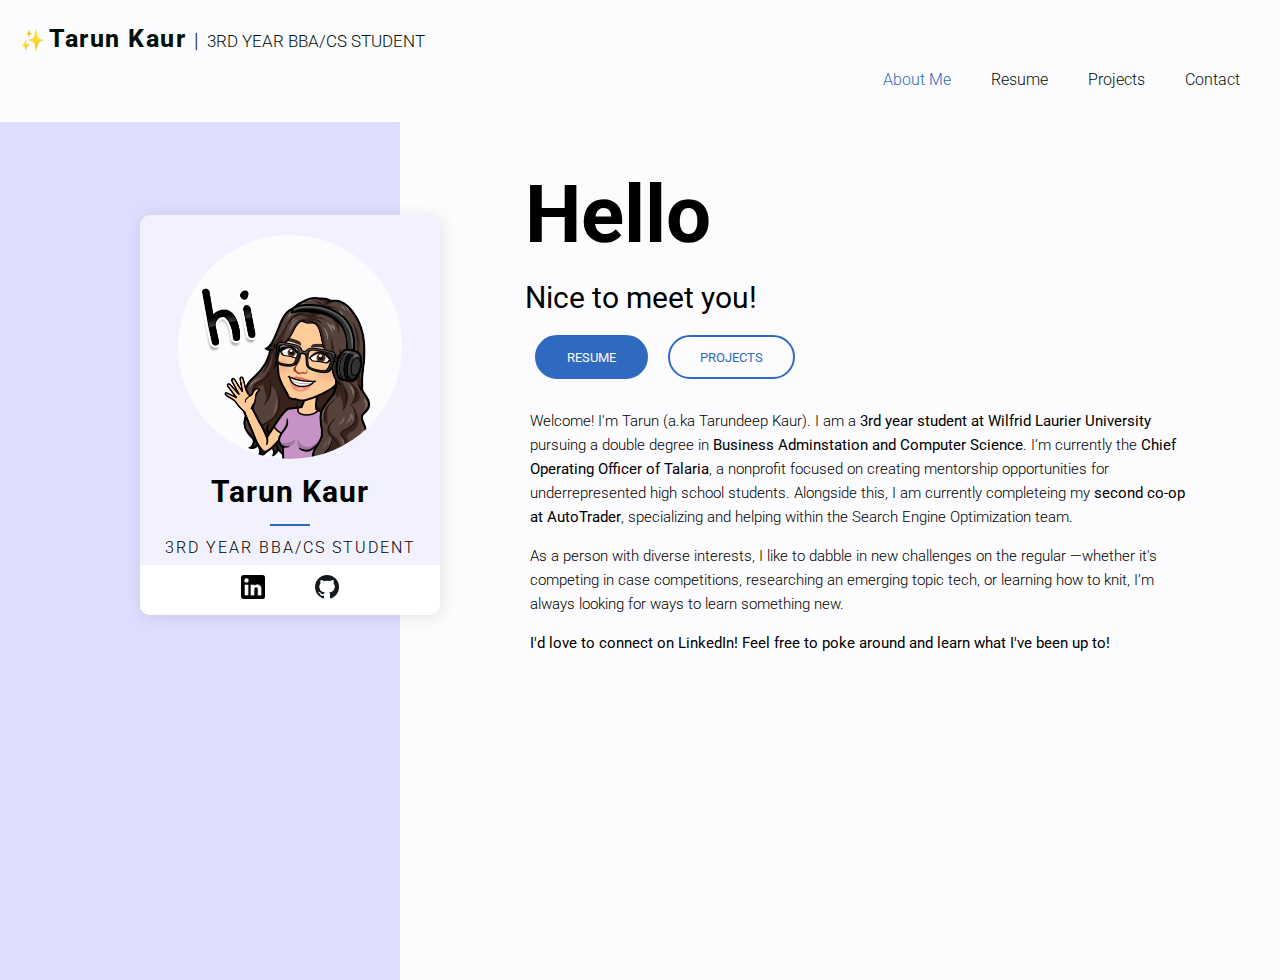
<file: index.html>
<!DOCTYPE html>
<html lang="en">

<head>
    <meta charset="UTF-8">
    <meta name="viewport" content="width=device-width, initial-scale=1.0">
    <title>Tarun Kaur</title>

    <!-- Font - Roboto -->
    <link rel="preconnect" href="https://fonts.googleapis.com">
    <link rel="preconnect" href="https://fonts.gstatic.com" crossorigin>
    <link href="https://fonts.googleapis.com/css2?family=Roboto:ital,wght@0,100..900;1,100..900&display=swap"
        rel="stylesheet">

    <link rel="stylesheet" href="style.css">

    <link rel="shortcut icon" href="images/sparkles.png" type="sparkles">

</head>

<body>
    <nav class="navbar">
        <div class="nav-container">
            <a href="index.html" class="nav-name-item">
                <span class="sparkles">✨</span>
                <span class="name">Tarun Kaur </span>
                <span class="space"> </span>
                <span class="separator"> | </span>
                <span class="title">3RD YEAR BBA/CS STUDENT</span>
            </a>

            <!-- Hamburger -->
            <input type="checkbox" id="menu-toggle" />
            <label for="menu-toggle" class="hamburger">&#9776;</label>
        </div>

        <div class="main-menu">
            <ul>
                <li>
                    <a class="active" href="index.html">About Me</a>
                </li>
                <li>
                    <a href="construction.html">Resume</a>
                </li>
                <li>
                    <a href="construction.html">Projects</a>
                </li>
                <li>
                    <a href="construction.html">Contact</a>
                </li>
            </ul>
        </div>
    </nav>

    <!-- Intro -->
    <section class="intro">
        <div class="container">
            <div class="sidebar">
                <div class="personal-card">
                    <div class="profile-image">
                        <img src="images/hi.png" alt="Tarun Kaur">
                    </div>

                    <h2 class="card-name-small">Tarun Kaur</h2>
                    <hr class="line">
                    <p class="card-title">3RD YEAR BBA/CS STUDENT</p>

                    <div class="card-icon-bar">
                        <a href="https://www.linkedin.com/in/tarundeep-kaur08/">
                            <img src="images/linkedin_logo.png" alt="Linkedin">
                        </a>
                        <a href="https://github.com/tarundipity/tarundipity.github.io">
                            <img src="images/github_logo.png" alt="GitHub">
                        </a>
                    </div>
                </div>

            </div>

            <div class="about-section">
                <h1>Hello</h1>
                <h3>Nice to meet you!</h3>
                <div class="buttons-group">
                    <a href="resume.html">
                        <button class="button-resume">RESUME</button>
                    </a>
                    <a href="projects.html">
                        <button class="button-projects">PROJECTS</button>
                    </a>


                </div>

                <p>Welcome! I'm Tarun (a.ka Tarundeep Kaur). I am a <b>3rd year student at Wilfrid Laurier
                        University</b>
                    pursuing a double degree in <b>Business Adminstation and Computer Science</b>. I’m currently the
                    <b>Chief
                        Operating Officer of Talaria</b>, a nonprofit
                    focused on creating mentorship opportunities for underrepresented high school students. Alongside
                    this, I am
                    currently completeing my <b>second
                        co-op at AutoTrader</b>, specializing and helping within the Search Engine Optimization team.
                </p>
                <p> As a person with diverse interests, I like to dabble in new
                    challenges on the regular —whether it's competing in case
                    competitions, researching an emerging topic tech, or learning how to knit, I’m always looking for
                    ways to
                    learn something new.</p>

                <p><b>I'd love to connect on LinkedIn! Feel free to poke around and learn what I've been up to!</b></p>


            </div>

        </div>
    </section>

</body>

</html>
</file>
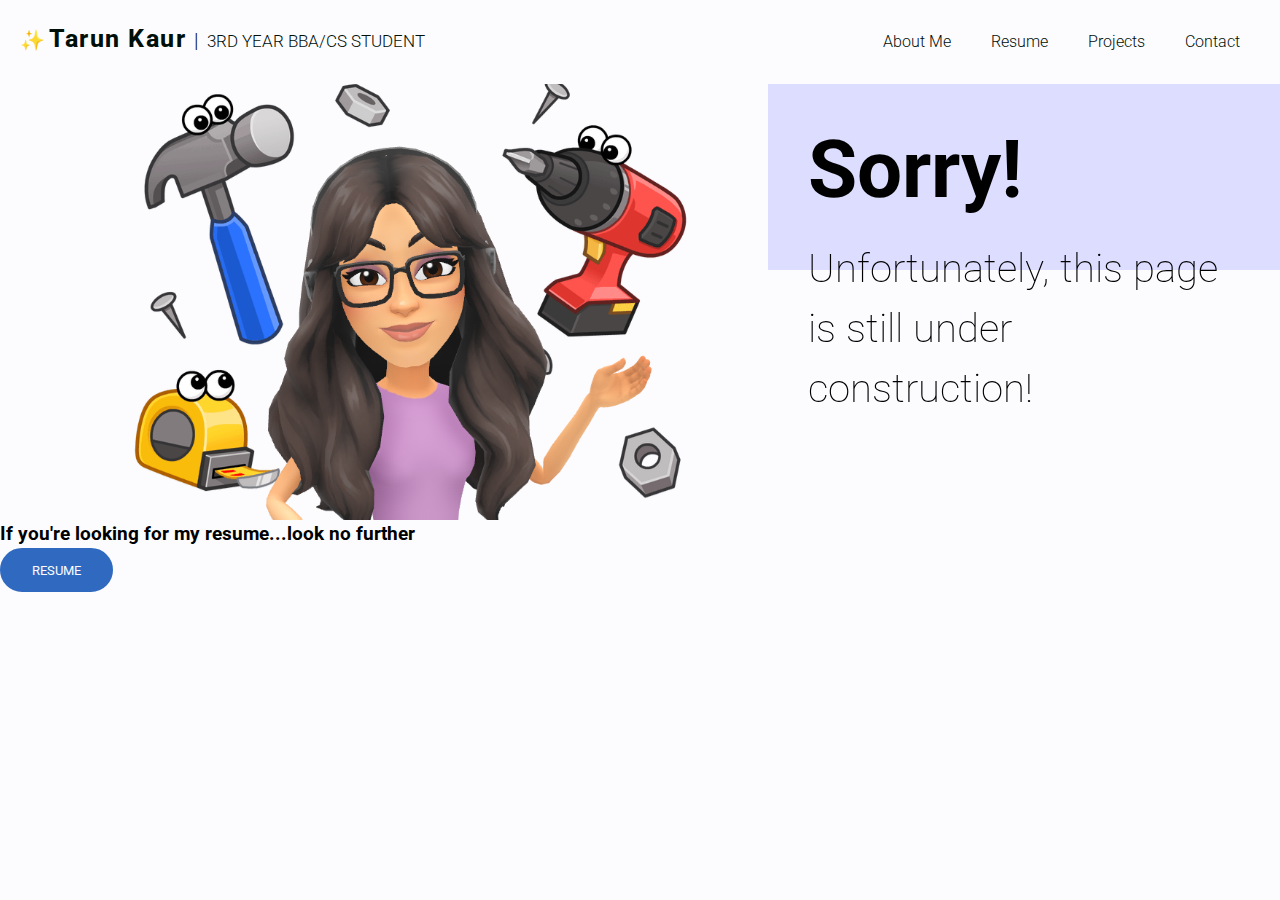
<file: construction.html>
<meta name="viewport" content="width=device-width, initial-scale=1.0">
<title>Tarun Kaur</title>

<!-- Font - Roboto -->
<link rel="preconnect" href="https://fonts.googleapis.com">
<link rel="preconnect" href="https://fonts.gstatic.com" crossorigin>
<link href="https://fonts.googleapis.com/css2?family=Roboto:ital,wght@0,100..900;1,100..900&display=swap"
    rel="stylesheet">

<link rel="stylesheet" href="style.css">

<link rel="shortcut icon" href="images/sparkles.png" type="sparkles">

</head>

<body>
    <nav class="navbar">
        <a href="index.html" class="nav-name-item">
            <span class="sparkles">✨</span>
            <span class="name">Tarun Kaur </span>
            <span class="space"> </span>
            <span class="separator"> | </span>
            <span class="title">3RD YEAR BBA/CS STUDENT</span>
        </a>

        <div class="main-menu">
            <ul>
                <li>
                    <a href="index.html">About Me</a>
                </li>
                <li>
                    <a href="construction.html">Resume</a>
                </li>
                <li>
                    <a href="construction.html">Projects</a>
                </li>
                <li>
                    <a href="construction.html">Contact</a>
                </li>
            </ul>
        </div>
    </nav>

    <section class="under-construction-page">
        <div class="under-construction"></div>
        <img class="tarun-tools" src="images/under_construction.png" alt="Tarun with tools">
        <h1>Sorry!</h1>
        <h2>Unfortunately, this page is still under construction!</h2>
        <h3>If you're looking for my resume...look no further</h3>
        <button class="button-resume" src="resume.pdf">RESUME</button>
    </section>
</file>
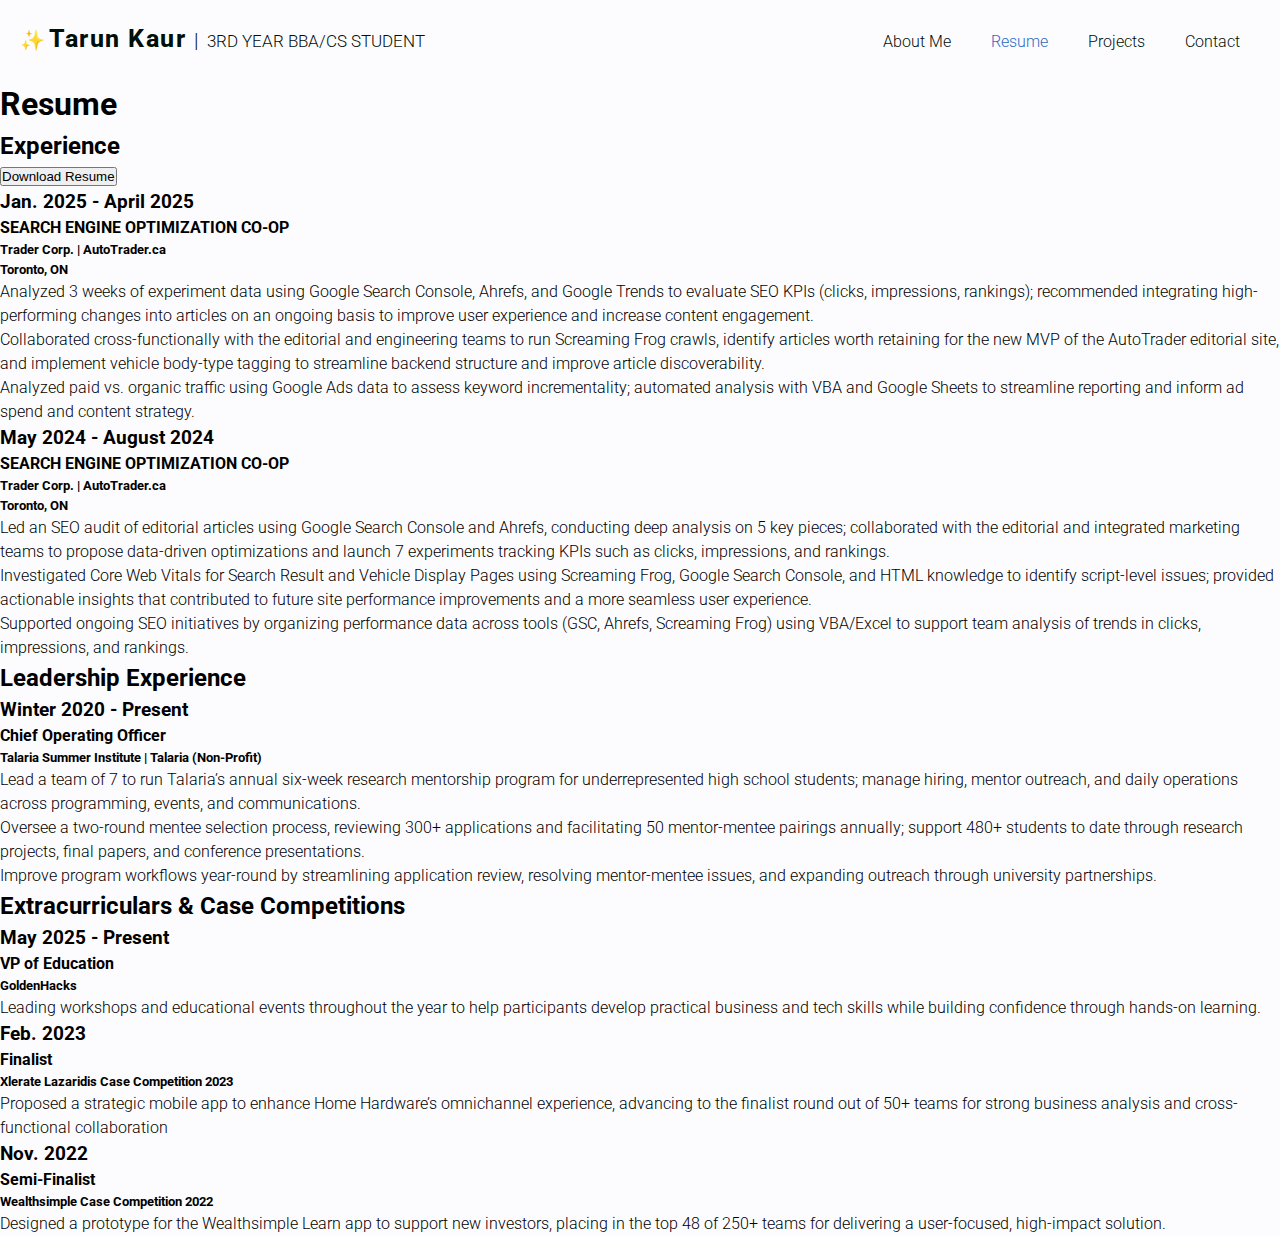
<file: resume.html>
<!DOCTYPE html>
<html lang="en">

<head>
    <meta charset="UTF-8">
    <meta name="viewport" content="width=device-width, initial-scale=1.0">
    <title>Tarun Kaur</title>

    <!-- Font - Roboto -->
    <link rel="preconnect" href="https://fonts.googleapis.com">
    <link rel="preconnect" href="https://fonts.gstatic.com" crossorigin>
    <link href="https://fonts.googleapis.com/css2?family=Roboto:ital,wght@0,100..900;1,100..900&display=swap"
        rel="stylesheet">

    <link rel="stylesheet" href="style.css">

    <link rel="shortcut icon" href="images/sparkles.png" type="sparkles">

</head>

<body>
    <nav class="navbar">
        <a href="index.html" class="nav-name-item">
            <span class="sparkles">✨</span>
            <span class="name">Tarun Kaur </span>
            <span class="space"> </span>
            <span class="separator"> | </span>
            <span class="title">3RD YEAR BBA/CS STUDENT</span>
        </a>

        <div class="main-menu">
            <ul>
                <li>
                    <a href="index.html">About Me</a>
                </li>
                <li>
                    <a class="active" href="resume.html">Resume</a>
                </li>
                <li>
                    <a href="projects.html">Projects</a>
                </li>
                <li>
                    <a href="contact.html">Contact</a>
                </li>
            </ul>
        </div>
    </nav>

    <section class="resume">
        <h1>Resume</h1>
        <h2>Experience</h2>
        <button>Download Resume</button>
        <div class="experience-frame">
            <div class="autotrader-2025">
                <h3 class="time-frame">Jan. 2025 - April 2025</h3>
                <h4 class="role-name">SEARCH ENGINE OPTIMIZATION CO-OP</h4>
                <h5 class="company-name">Trader Corp. | AutoTrader.ca</h5>
                <h5 class="location">Toronto, ON</h5>
                <div class="description">
                    <ul>
                        <li>
                            Analyzed 3 weeks of experiment data using Google Search Console, Ahrefs, and Google Trends
                            to evaluate SEO KPIs (clicks, impressions, rankings); recommended integrating
                            high-performing changes into
                            articles on an ongoing basis to improve user experience and increase content engagement.
                        </li>
                        <li>
                            Collaborated cross-functionally with the editorial and engineering teams to run Screaming
                            Frog crawls, identify articles worth retaining for the new MVP of the AutoTrader editorial
                            site, and implement vehicle body-type tagging to streamline backend structure and improve
                            article discoverability.
                        </li>
                        <li>
                            Analyzed paid vs. organic traffic using Google Ads data to assess keyword incrementality;
                            automated analysis with VBA and Google Sheets to streamline reporting and inform ad spend
                            and content strategy.
                        </li>
                    </ul>
                </div>
            </div>
            <div class="autotrader-2024">
                <h3 class="time-frame">May 2024 - August 2024</h3>
                <h4 class="role-name">SEARCH ENGINE OPTIMIZATION CO-OP</h4>
                <h5 class="company-name">Trader Corp. | AutoTrader.ca</h5>
                <h5 class="location">Toronto, ON</h5>
                <div class="description">
                    <ul>
                        <li>
                            Led an SEO audit of editorial articles using Google Search Console and Ahrefs, conducting
                            deep analysis on 5 key pieces;
                            collaborated with the editorial and integrated marketing teams to propose data-driven
                            optimizations and launch 7
                            experiments tracking KPIs such as clicks, impressions, and rankings.
                        </li>
                        <li>
                            Investigated Core Web Vitals for Search Result and Vehicle Display Pages using Screaming
                            Frog, Google Search Console,
                            and HTML knowledge to identify script-level issues; provided actionable insights that
                            contributed to future site
                            performance improvements and a more seamless user experience.
                        </li>
                        <li>
                            Supported ongoing SEO initiatives by organizing performance data across tools (GSC, Ahrefs,
                            Screaming Frog) using
                            VBA/Excel to support team analysis of trends in clicks, impressions, and rankings.
                        </li>
                    </ul>
                </div>
            </div>
        </div>
        <h2>Leadership Experience</h2>
        <div class="leadership-frame">
            <h3 class="time-frame">Winter 2020 - Present</h3>
            <h4 class="role-name">Chief Operating Officer</h4>
            <h5 class="company-name">Talaria Summer Institute | Talaria (Non-Profit)</h5>
            <div class="description">
                <ul>
                    <li>
                        Lead a team of 7 to run Talaria’s annual six-week research mentorship program for
                        underrepresented high school
                        students; manage hiring, mentor outreach, and daily operations across programming, events, and
                        communications.
                    </li>
                    <li>
                        Oversee a two-round mentee selection process, reviewing 300+ applications and facilitating 50
                        mentor-mentee pairings
                        annually; support 480+ students to date through research projects, final papers, and conference
                        presentations.
                    </li>
                    <li>
                        Improve program workflows year-round by streamlining application review, resolving mentor-mentee
                        issues, and
                        expanding outreach through university partnerships.
                    </li>
                </ul>
            </div>
            <h2>Extracurriculars & Case Competitions</h2>
            <div class="extracurriculars/case-comps">
                <h3 class="time-frame">May 2025 - Present</h3>
                <h4 class="role-name">VP of Education</h4>
                <h5 class="company-name">GoldenHacks</h5>
                <div class="description">
                    <p>Leading workshops and educational events throughout the year to help participants develop
                        practical business and tech
                        skills while building confidence through hands-on learning.</p>
                </div>
                <h3 class="time-frame">Feb. 2023</h3>
                <h4 class="role-name">Finalist</h4>
                <h5 class="company-name">Xlerate Lazaridis Case Competition 2023</h5>
                <div class="description">
                    <p>Proposed a strategic mobile app to enhance Home Hardware’s omnichannel experience, advancing to
                        the finalist round
                        out of 50+ teams for strong business analysis and cross-functional collaboration</p>
                </div>
                <h3 class="time-frame">Nov. 2022</h3>
                <h4 class="role-name">Semi-Finalist</h4>
                <h5 class="company-name">Wealthsimple Case Competition 2022</h5>
                <div class="description">
                    <p>Designed a prototype for the Wealthsimple Learn app to support new investors, placing in the top
                        48 of 250+ teams for
                        delivering a user-focused, high-impact solution.</p>
                </div>
    </section>
</file>
<file: style.css>
* {
    box-sizing: border-box;
    margin: 0;
    padding: 0;
}

:root {
    --yin-blue: #306AC0;
    --periwinkle: #DDDDFF;
    --white: #FCFCFF;
    --pale-indigo: #F2F2FF;
    --night: #000F08;

}

body {
    font-family: 'Roboto';
    font-weight: 300;
    font-size: 16px;
    line-height: 1.5;
    background: var(--white);
    padding-top: 80px;
}

a {
    text-decoration: none;
    color: var(--night);
}

ul {
    list-style: none;
}

/* Navbar */
.navbar {
    z-index: 1000;
    position: fixed;
    top: 0;
    left: 0;
    width: 100%;
    background: var(--white);
    padding: 20px;
    padding-bottom: 20px;
}

/* Name in Nav*/
.navbar .sparkles {
    font-size: 20px;
}

.navbar .name {
    font-size: 25px;
    letter-spacing: 1.5px;
    font-weight: 750;
}

.navbar .separator {
    font-size: 20px;
    letter-spacing: 2px;
    font-weight: 300;
}

.navbar .title {
    font-size: 17px;
    font-weight: 300;
}

/* Menu in Nav */

.navbar .main-menu {
    display: flex;
    justify-content: space-between;
    align-items: center;
    float: right;
}

.navbar .main-menu ul {
    display: flex;
}

.navbar ul li a {
    padding: 10px 20px;
    display: block;
    transition: 0.5s;
    font-weight: 300;
}

.navbar ul li a:hover {
    color: var(--yin-blue);
    font-weight: 325;
}

.active {
    color: var(--yin-blue);
    font-weight: 350;
}

.hamburger,
#menu-toggle,
.main-menu {
    display: none;
}

/*------------------*/
/*About Me Page     */
/*------------------*/

.container {
    display: flex;
    flex-wrap: wrap;
    min-height: 100vh;
}

/*Sidebar background */
.sidebar {
    flex: 1 1 300px;
    max-width: 400px;
    background-color: var(--periwinkle);
    height: auto;
}

/*about section background*/
.about-section {
    flex: 2 1 500px;
    background-color: var(--white);
    padding: 75px;
    padding-left: 125px;
}

/*Profile card */
.personal-card {
    width: 300px;
    height: 400px;
    background: var(--pale-indigo);
    padding: 20px 0 0 0;
    border-radius: 10px;
    box-shadow: 2px 2px 15px rgba(0, 0, 0, 0.1);
    text-align: center;
    position: relative;
    top: 15%;
    left: 50%;
    z-index: 1;
    transform: translateX(-20%);
    display: flex;
    flex-direction: column;
    align-items: center;
}

.profile-image {
    width: 80%px;
    height: 60%;
    border-radius: 50%;
    overflow: hidden;
    display: flex;
    justify-content: center;
    align-items: bottom;
    background-color: var(--white);
}

.profile-image img {
    width: 89%;
    height: auto;
    object-fit: contain;
    object-position: bottom;

}

.card-name-small {
    font-size: 30px;
    letter-spacing: 1px;
    margin-top: 10px;
    position: relative;
}

.line {
    width: 40px;
    height: 2px;
    background-color: var(--yin-blue);
    margin: 10px auto;
    border: none;
    position: relative;
}

.card-title {
    font-size: 16px;
    letter-spacing: 2px;
    position: relative;
    padding-bottom: 5px;
}

.card-icon-bar {
    display: flex;
    justify-content: center;
    align-items: center;
    gap: 30px;
    background-color: white;
    border-bottom-left-radius: 10px;
    border-bottom-right-radius: 10px;
    padding: 10px;
    width: 100%;
    height: 50px;
    box-sizing: border-box;
}

/* Card Icons Styling */

/* Card Icons Styling */
.card-icon-bar img {
    width: 24px;
    height: 24px;
    margin-inline: 10px;
}

.card-icon-bar img:hover {
    width: 26px;
    height: 26px;
    transition: 0.1s;
    opacity: 0.7;
}


/*About Section*/

.about-section h1 {
    font-size: 80px;
    font-weight: bold;
}

.about-section h3 {
    position: relative;
    font-size: 30px;
    font-weight: 400;
}

.buttons-group {
    display: inline-flex;
    width: fit-content;
    margin: 15px 10px;
    gap: 20px;

}

.button-resume {
    font-family: 'Roboto';
    padding: 12.5px 30px;
    border: 2px solid var(--yin-blue);
    border-radius: 100px;
    background-color: var(--yin-blue);
    color: var(--white);
    font-weight: 100px;
    cursor: pointer;
}

.button-projects {
    font-family: 'Roboto';
    padding: 12.5px 30px;
    border: 2px solid var(--yin-blue);
    border-radius: 100px;
    background-color: var(--white);
    color: var(--yin-blue);
    font-weight: 100px;
    cursor: pointer;
}

.about-section p {
    position: relative;
    margin: 15px 5px;
    font-size: 15px;
    line-height: 1.6;
}

/*----------------------------------*/
/*Temp: Under Construction Page     */
/*----------------------------------*/
/*Sidebar background */

.under-construction {
    position: absolute;
    left: 80%;
    width: 40%;
    height: auto;
    background-color: var(--periwinkle);

    z-index: 1;
}

.under-construction-page h1 {
    position: fixed;
    left: 60%;
    bottom: 70%;
    font-size: 80px;
    background-color: var(--periwinkle);
    padding: 40px;
    width: 40%;
}

.under-construction-page h2 {
    position: fixed;
    left: 60%;
    bottom: 49%;
    padding: 40px;
    font-size: 40px;
    font-weight: 125;
}

.resume-button {
    font-family: 'Roboto';
    padding: 12.5px 30px;
    border: 2px solid var(--yin-blue);
    border-radius: 100px;
    background-color: var(--yin-blue);
    color: var(--white);
    font-weight: 100px;
    cursor: pointer;
}


.tarun-tools {
    width: 45vw;
    height: auto;
    position: relative;
    left: 10%;
    top: 10%;
}

.main-menu {
    display: none;
}

.hamburger,
#menu-toggle {
    display: none;
}

/*----------------------------------*/
/*Smaller Screen Settings     */
/*----------------------------------*/

@media (max-width: 768px) {

    .nav-container {
        display: flex;
        justify-content: space-between;
        align-items: center;
        width: 100%;
    }

    .hamburger {
        display: block;
        font-size: 28px;
        cursor: pointer;
    }

    #menu-toggle {
        display: none;
    }

    /* THIS IS THE KEY SECTION */
    .main-menu {
        display: none;
        position: absolute;
        top: 80px;
        /* depends on your navbar height */
        left: 0;
        width: 100%;
        background-color: var(--white);
        padding: 10px 0;
        z-index: 999;
        box-shadow: 0px 4px 10px rgba(0, 0, 0, 0.05);
        opacity: 0;
        transform: translateY(-10px);
        transition: all 0.3s ease;
    }

    #menu-toggle:checked+label+.main-menu {
        display: block;
        opacity: 1;
        transform: translateY(0);
    }

    .main-menu ul {
        display: flex;
        flex-direction: column;
        gap: 5px;
        margin: 0;
        padding: 0;
        align-items: flex-start;
    }

    .main-menu li {
        width: 100%;
    }

    .main-menu a {
        display: block;
        padding: 12px 20px;
        width: 100%;
        color: var(--night);
    }

    /* Changes to personal card and about me*/
    .main-container {
        flex-direction: column;
    }

    .sidebar,
    .about-section {
        width: 100%;
        max-width: 100%;
        padding: 75px;
    }

    .personal-card {
        position: static;
        top: auto;
        left: auto;
        margin: 0 auto;
        transform: none;
    }

    .about-section h1 {
        font-size: 66px;
    }

    .about-section h3 {
        font-size: 24px;
    }

    .button-resume,
    .button-projects {
        font-size: 14px;
        padding: 10px 20px;
    }
}
</file>
